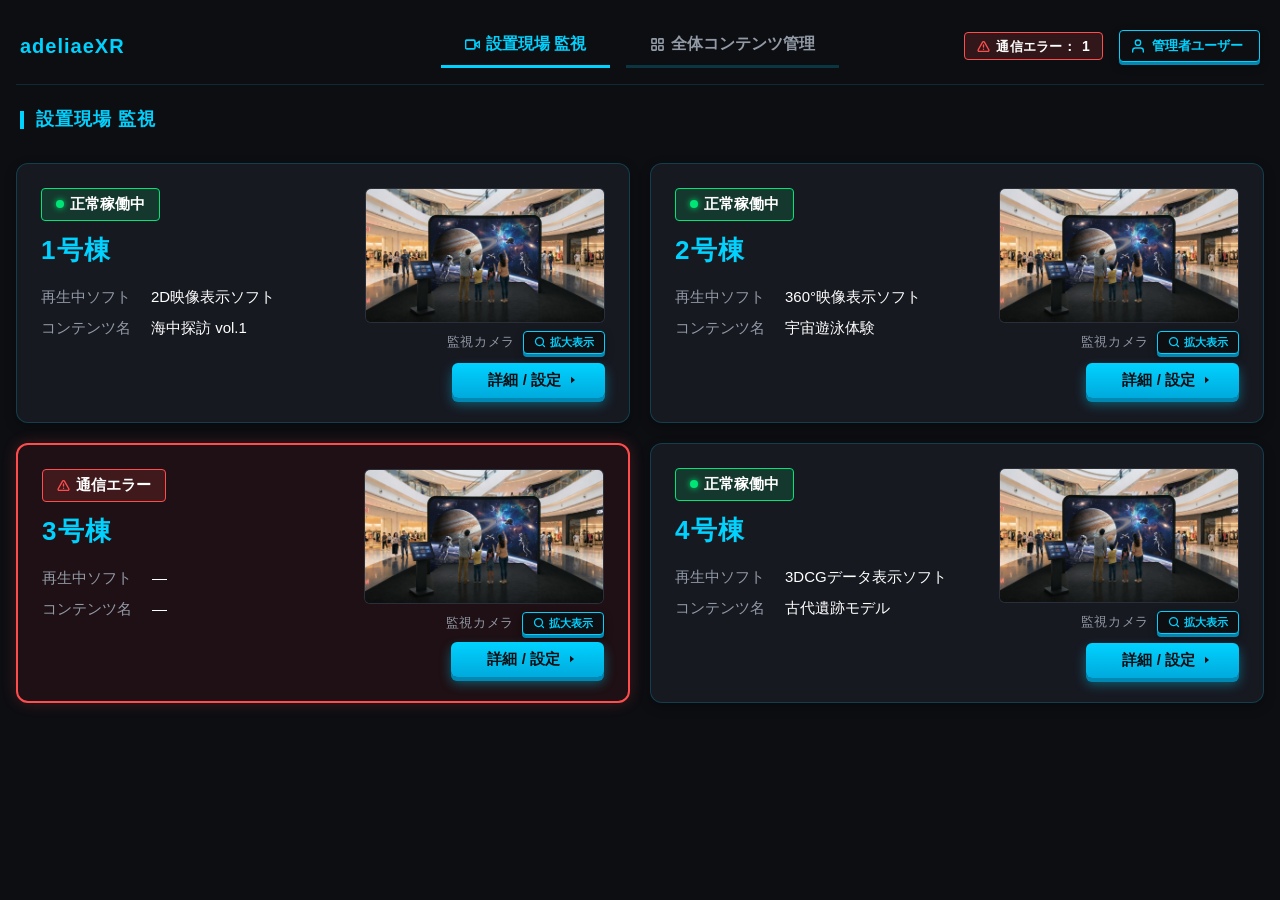
<file: distributor/index.html>
<!DOCTYPE html>
<html lang="ja">
<head>
  <meta charset="UTF-8">
  <meta name="viewport" content="width=device-width, initial-scale=1.0">
  <meta name="description" content="シアター監視・コンテンツ管理システム adeliaeXR Distributor の設置現場監視画面。各シアターの稼働状況やコンテンツ再生状態をリアルタイムに確認・管理できます。">
  <title>設置現場 監視一覧 | adeliaeXR Distributor</title>
  
  <!-- CSS定義のインポート -->
  <link rel="stylesheet" href="css/style.css">
  
  <!-- 共通Web Components定義のインポート (deferで非同期読み込み) -->
  <script src="js/components/app-header.js" defer></script>
  <script src="js/components/building-card.js" defer></script>
  <script src="js/components/detail-popup.js" defer></script>
  <script src="js/components/camera-zoom-popup.js" defer></script>
  
  <!-- メインアプリケーションロジック -->
  <script src="js/app.js" defer></script>
</head>
<body>
  <div class="app-container">
    <!-- 共通ヘッダーコンポーネント (アクティブタブ: 監視, アラートカウント: 1) -->
    <app-header active-tab="monitoring" alert-count="1" page-title="設置現場 監視"></app-header>
    
    <!-- メインコンテンツエリア -->
    <main class="main-content">
      <div class="buildings-grid">
        <!-- 1号棟 (正常稼働中) -->
        <building-card 
          id="1" 
          name="1号棟" 
          status="normal" 
          app-type="2D映像表示ソフト" 
          content-name="海中探訪 vol.1">
        </building-card>
        
        <!-- 2号棟 (正常稼働中) -->
        <building-card 
          id="2" 
          name="2号棟" 
          status="normal" 
          app-type="360°映像表示ソフト" 
          content-name="宇宙遊泳体験">
        </building-card>
        
        <!-- 3号棟 (通信エラー) -->
        <building-card 
          id="3" 
          name="3号棟" 
          status="error" 
          app-type="—" 
          content-name="—">
        </building-card>
        
        <!-- 4号棟 (正常稼働中) -->
        <building-card 
          id="4" 
          name="4号棟" 
          status="normal" 
          app-type="3DCGデータ表示ソフト" 
          content-name="古代遺跡モデル">
        </building-card>
      </div>
      
      <!-- 共通詳細/管理ポップアップコンポーネント (初期状態は非表示) -->
      <detail-popup></detail-popup>
      <camera-zoom-popup></camera-zoom-popup>
    </main>
  </div>
</body>
</html>
</file>
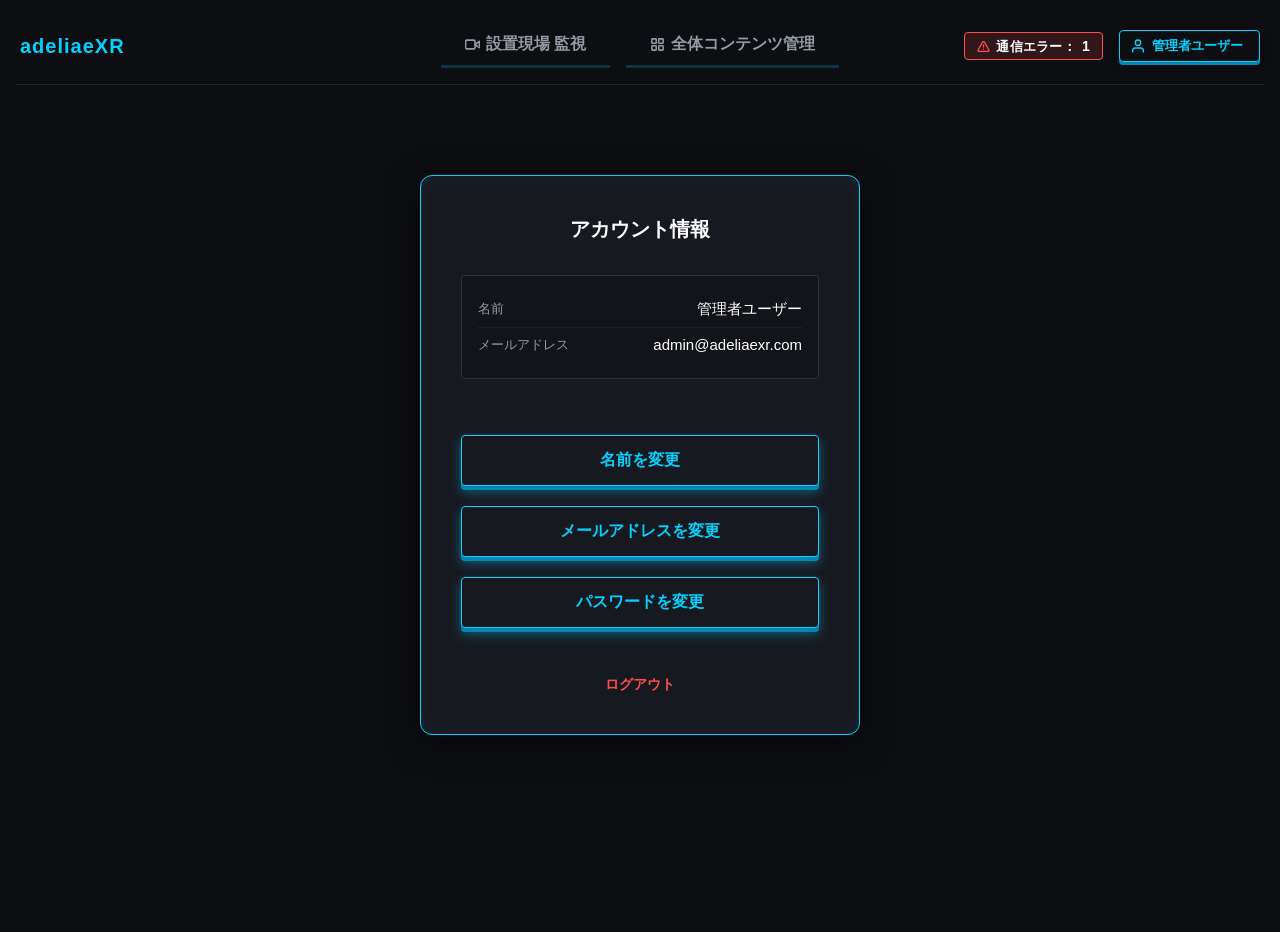
<file: distributor/account.html>
<!DOCTYPE html>
<html lang="ja">
<head>
  <meta charset="UTF-8">
  <meta name="viewport" content="width=device-width, initial-scale=1.0">
  <title>アカウント情報 | adeliaeXR</title>
  <link rel="stylesheet" href="css/style.css">
  <script src="js/components/app-header.js" defer></script>
  <script src="js/app.js" defer></script>
</head>
<body>
  <div class="app-container" style="min-height: 100vh; display: flex; flex-direction: column;">
    <app-header active-tab="none" alert-count="1" hide-title="true"></app-header>
    
    <main class="main-content" style="flex: 1; display: flex; justify-content: center; align-items: center;">
      <div class="auth-card" style="margin: 0; transform: translateY(-10%);">
        <div class="auth-header">
          <h1 class="auth-title">アカウント情報</h1>
        </div>
        
        <div class="account-info-group">
          <div class="account-info-row">
            <span class="account-info-label">名前</span>
            <span class="account-info-value" id="displayName">管理者ユーザー</span>
          </div>
          <div class="account-info-row">
            <span class="account-info-label">メールアドレス</span>
            <span class="account-info-value">admin@adeliaexr.com</span>
          </div>
        </div>
        
        <div style="display: flex; flex-direction: column; gap: 12px; margin-top: 8px;">
          <button id="openNameModalBtn" class="auth-btn" style="text-align: center; display: block; box-sizing: border-box; background: var(--bg-color-card); border: 1.5px solid var(--color-cyan); color: var(--text-color-cyan);">名前を変更</button>
          <button id="openEmailModalBtn" class="auth-btn" style="text-align: center; display: block; box-sizing: border-box; background: var(--bg-color-card); border: 1.5px solid var(--color-cyan); color: var(--text-color-cyan);">メールアドレスを変更</button>
          <button id="openPasswordModalBtn" class="auth-btn" style="text-align: center; display: block; box-sizing: border-box; background: var(--bg-color-card); border: 1.5px solid var(--color-cyan); color: var(--text-color-cyan);">パスワードを変更</button>
        </div>
        
        <div class="auth-links" style="margin-top: 24px;">
          <a href="login.html" class="auth-link" style="color: var(--color-status-red); font-weight: bold;">ログアウト</a>
        </div>
      </div>
    </main>

    <!-- 名前変更モーダル -->
    <div class="video-select-modal" id="nameChangeModal" style="display: none;">
      <div class="popup-overlay" id="nameModalOverlay"></div>
      <div class="video-select-wrapper" style="max-width: 440px; height: auto;">
        <div class="video-select-header">
          <div class="video-select-title">名前を変更</div>
          <button class="vmodal-close-btn" id="nameModalCloseBtn">&times;</button>
        </div>
        <div style="padding: 24px; display: flex; flex-direction: column; gap: 24px;">
          <div class="auth-form-group">
            <label class="auth-label" for="new-name">新しい名前</label>
            <input type="text" id="new-name" class="auth-input" placeholder="山田 太郎" required>
          </div>
        </div>
        <div class="vmodal-footer" style="justify-content: center;">
          <div style="display: flex; gap: 8px;">
            <button class="add-category-btn vmodal-cancel-btn" id="nameModalCancelBtn" style="padding: 8px 16px; font-size: 14px;">キャンセル</button>
            <button class="new-register-btn" id="saveNameBtn" style="padding: 8px 24px; font-size: 14px;">変更を保存する</button>
          </div>
        </div>
      </div>
    </div>

    <!-- メールアドレス変更モーダル -->
    <div class="video-select-modal" id="emailChangeModal" style="display: none;">
      <div class="popup-overlay" id="emailModalOverlay"></div>
      <div class="video-select-wrapper" style="max-width: 440px; height: auto;">
        <div class="video-select-header">
          <div class="video-select-title">メールアドレス変更</div>
          <button class="vmodal-close-btn" id="emailModalCloseBtn">&times;</button>
        </div>
        <div style="padding: 24px; display: flex; flex-direction: column; gap: 24px;">
          <div class="auth-form-group">
            <label class="auth-label" for="new-email">新しいメールアドレス</label>
            <input type="email" id="new-email" class="auth-input" placeholder="new@adeliaexr.com" required>
          </div>
        </div>
        <div class="vmodal-footer" style="justify-content: center;">
          <div style="display: flex; gap: 8px;">
            <button class="add-category-btn vmodal-cancel-btn" id="emailModalCancelBtn" style="padding: 8px 16px; font-size: 14px;">キャンセル</button>
            <button class="new-register-btn" id="saveEmailBtn" style="padding: 8px 24px; font-size: 14px;">変更を保存する</button>
          </div>
        </div>
      </div>
    </div>

    <!-- パスワード変更モーダル -->
    <div class="video-select-modal" id="passwordChangeModal" style="display: none;">
      <div class="popup-overlay" id="passwordModalOverlay"></div>
      <div class="video-select-wrapper" style="max-width: 440px; height: auto;">
        <div class="video-select-header">
          <div class="video-select-title">パスワード変更</div>
          <button class="vmodal-close-btn" id="passwordModalCloseBtn">&times;</button>
        </div>
        <div style="padding: 24px; display: flex; flex-direction: column; gap: 24px;">
          <div class="auth-form-group">
            <label class="auth-label" for="current-password">現在のパスワード</label>
            <input type="password" id="current-password" class="auth-input" placeholder="••••••••" required>
          </div>
          <div class="auth-form-group">
            <label class="auth-label" for="new-password">新しいパスワード</label>
            <input type="password" id="new-password" class="auth-input" placeholder="••••••••" required>
          </div>
          <div class="auth-form-group">
            <label class="auth-label" for="confirm-password">新しいパスワード（確認）</label>
            <input type="password" id="confirm-password" class="auth-input" placeholder="••••••••" required>
          </div>
        </div>
        <div class="vmodal-footer" style="justify-content: center;">
          <div style="display: flex; gap: 8px;">
            <button class="add-category-btn vmodal-cancel-btn" id="passwordModalCancelBtn" style="padding: 8px 16px; font-size: 14px;">キャンセル</button>
            <button class="new-register-btn" id="savePasswordBtn" style="padding: 8px 24px; font-size: 14px;">変更を保存する</button>
          </div>
        </div>
      </div>
    </div>
  </div>

  <script>
    // モーダル制御スクリプト
    document.addEventListener('DOMContentLoaded', () => {
      const nameModal = document.getElementById('nameChangeModal');
      const emailModal = document.getElementById('emailChangeModal');
      const passwordModal = document.getElementById('passwordChangeModal');
      
      const openNameBtn = document.getElementById('openNameModalBtn');
      const openEmailBtn = document.getElementById('openEmailModalBtn');
      const openPasswordBtn = document.getElementById('openPasswordModalBtn');
      
      const nameCloseBtn = document.getElementById('nameModalCloseBtn');
      const nameCancelBtn = document.getElementById('nameModalCancelBtn');
      const nameOverlay = document.getElementById('nameModalOverlay');
      const saveNameBtn = document.getElementById('saveNameBtn');

      const emailCloseBtn = document.getElementById('emailModalCloseBtn');
      const emailCancelBtn = document.getElementById('emailModalCancelBtn');
      const emailOverlay = document.getElementById('emailModalOverlay');
      const saveEmailBtn = document.getElementById('saveEmailBtn');
      
      const passwordCloseBtn = document.getElementById('passwordModalCloseBtn');
      const passwordCancelBtn = document.getElementById('passwordModalCancelBtn');
      const passwordOverlay = document.getElementById('passwordModalOverlay');
      const savePasswordBtn = document.getElementById('savePasswordBtn');

      const closeAllModals = () => {
        nameModal.style.display = 'none';
        emailModal.style.display = 'none';
        passwordModal.style.display = 'none';
      };

      // Name Modal
      openNameBtn.addEventListener('click', () => {
        nameModal.style.display = 'flex';
        document.getElementById('new-name').value = document.getElementById('displayName').textContent;
      });
      [nameCloseBtn, nameCancelBtn, nameOverlay].forEach(el => {
        if(el) el.addEventListener('click', closeAllModals);
      });
      saveNameBtn.addEventListener('click', () => {
        const newName = document.getElementById('new-name').value;
        if(newName) {
          document.getElementById('displayName').textContent = newName;
          
          // ヘッダーのアカウント名も更新する
          const headerAccountName = document.querySelector('.header-account-name');
          if(headerAccountName) {
            headerAccountName.textContent = newName;
          }
          
          alert('名前を変更しました。');
          closeAllModals();
        }
      });

      // Email Modal
      openEmailBtn.addEventListener('click', () => {
        emailModal.style.display = 'flex';
      });
      [emailCloseBtn, emailCancelBtn, emailOverlay].forEach(el => {
        if(el) el.addEventListener('click', closeAllModals);
      });
      saveEmailBtn.addEventListener('click', () => {
        alert('メールアドレスを変更しました。');
        closeAllModals();
      });

      // Password Modal
      openPasswordBtn.addEventListener('click', () => {
        passwordModal.style.display = 'flex';
      });
      [passwordCloseBtn, passwordCancelBtn, passwordOverlay].forEach(el => {
        if(el) el.addEventListener('click', closeAllModals);
      });
      savePasswordBtn.addEventListener('click', () => {
        alert('パスワードを変更しました。');
        closeAllModals();
      });
    });
  </script>
</body>
</html>
</file>
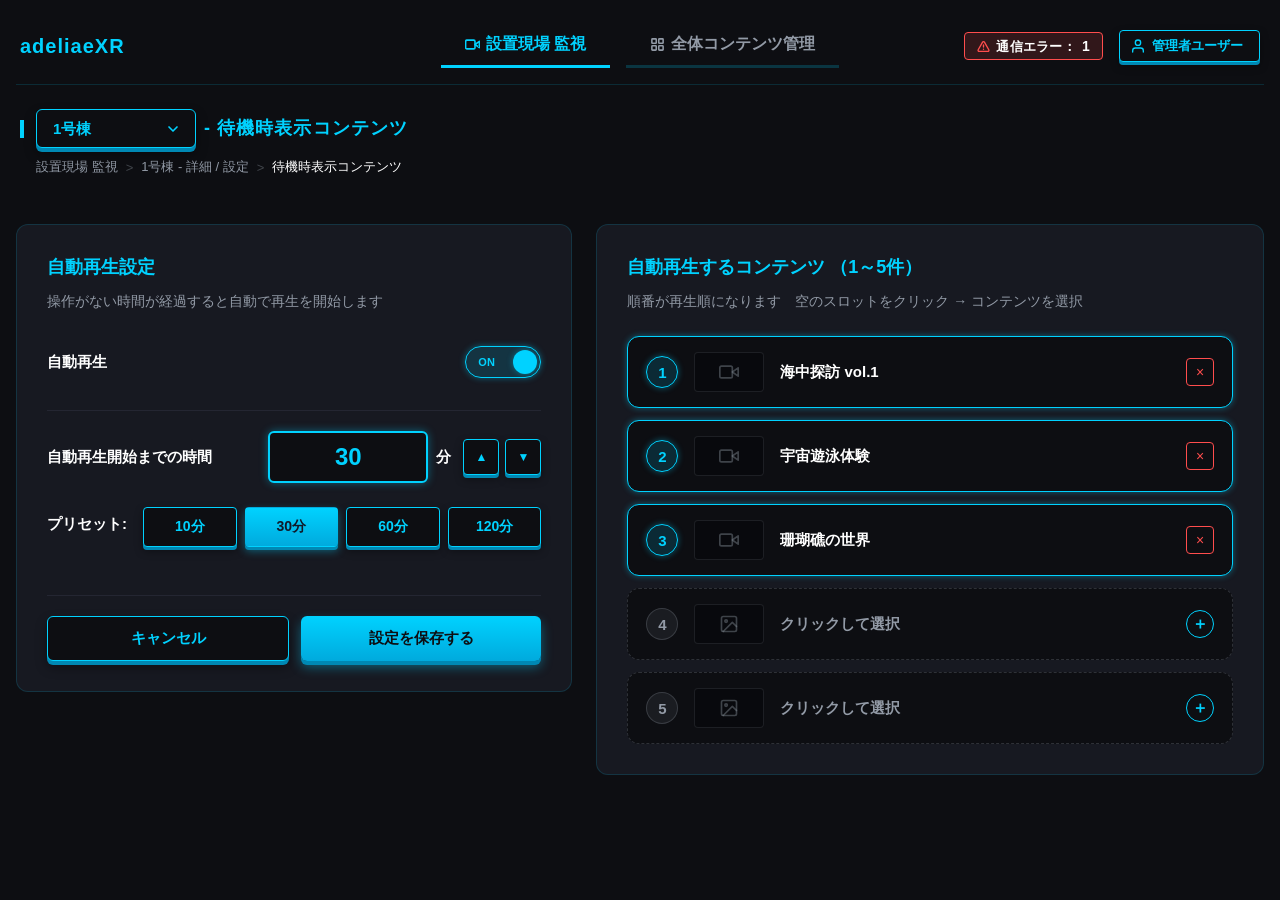
<file: distributor/autoplay.html>
<!DOCTYPE html>
<html lang="ja">
<head>
  <meta charset="UTF-8">
  <meta name="viewport" content="width=device-width, initial-scale=1.0">
  <meta name="description" content="コンテンツ管理システム adeliaeXR Distributor の待機時表示コンテンツ設定画面。">
  <title>待機時表示コンテンツ | adeliaeXR Distributor</title>
  
  <!-- CSS定義のインポート -->
  <link rel="stylesheet" href="css/style.css">
  
  <!-- 共通Web Components定義 of インポート -->
  <script src="js/components/app-header.js" defer></script>
  
  <!-- メインアプリケーションロジック -->
  <script src="js/app.js" defer></script>
</head>
<body>
  <div class="app-container">
    <!-- 共通ヘッダー -->
    <app-header active-tab="monitoring" alert-count="1" page-title="1号棟 - 待機時表示コンテンツ" breadcrumbs='[{"name": "設置現場 監視", "url": "index.html"}, {"name": "1号棟 - 詳細 / 設定", "url": "manage.html?id=1"}, {"name": "待機時表示コンテンツ"}]' building-id="1"></app-header>
    
    <!-- メインコンテンツ -->
    <main class="main-content">
      <!-- 余白調整のためのスペースのみ残す、または削除 -->

      <!-- 左右2カラムレイアウト -->
      <div class="autoplay-columns-wrapper">
        
        <!-- 左側：自動再生設定 -->
        <div class="autoplay-panel">
          <div class="autoplay-title">自動再生設定</div>

          <!-- 注意文言 -->
          <div class="autoplay-desc">
            操作がない時間が経過すると自動で再生を開始します
          </div>

          <!-- 自動再生スイッチ -->
          <div class="autoplay-setting-item" style="margin-top: 10px; margin-bottom: 8px;">
            <span class="autoplay-setting-label">自動再生</span>
            <div class="toggle-switch-wrapper">
              <div class="toggle-switch on" id="autoplayToggle">
                <div class="toggle-handle"></div>
              </div>
            </div>
          </div>

          <!-- オフ時警告メッセージ -->
          <div id="autoplayDisabledWarning" style="display: none; font-size: 13px; color: var(--color-status-red); font-weight: bold; margin-top: 4px; margin-bottom: 16px; line-height: 1.5;">
            ※現在、自動再生機能はオフです。設定を変更しても自動再生は行われません。
          </div>

          <!-- 待機時間調整 -->
          <div class="autoplay-setting-item" style="border-top: 1px solid rgba(143, 160, 192, 0.1); padding-top: 20px;">
            <span class="autoplay-setting-label">自動再生開始までの時間</span>
            <div class="wait-time-control">
              <div class="wait-time-input-wrapper">
                <input type="text" class="wait-time-input" id="waitTimeInput" value="30">
                <span class="wait-time-unit">分</span>
              </div>
              <div class="spin-buttons">
                <button class="spin-btn" id="spinUpBtn">▲</button>
                <button class="spin-btn" id="spinDownBtn">▼</button>
              </div>
            </div>
          </div>


          <div class="autoplay-setting-item">
            <span class="autoplay-setting-label" style="align-self: flex-start; margin-top: 8px;">プリセット:</span>
            <div class="presets-grid">
              <button class="preset-btn" data-value="10">10分</button>
              <button class="preset-btn active" data-value="30">30分</button>
              <button class="preset-btn" data-value="60">60分</button>
              <button class="preset-btn" data-value="120">120分</button>
            </div>
          </div>

          <!-- ボタンエリア -->
          <div style="display: flex; gap: 12px; margin-top: 24px; border-top: 1px solid rgba(143, 160, 192, 0.1); padding-top: 20px;">
            <button class="add-category-btn" id="backToManageBtn" style="flex: 1; margin: 0; padding: 12px 16px;">キャンセル</button>
            <button class="new-register-btn" id="saveAutoplayBtn" style="flex: 1; margin: 0; padding: 12px 16px;">
              設定を保存する
            </button>
          </div>
        </div>

        <!-- 右側：再生コンテンツスロット -->
        <div class="autoplay-panel">
          <div class="autoplay-title" id="slotsPanelTitle">自動再生するコンテンツ （1～5件）</div>
          <div class="autoplay-desc">順番が再生順になります　空のスロットをクリック → コンテンツを選択</div>

          <div class="slots-container" id="slotsContainer">
            <!-- js/app.js からスロットが動的描画されます -->
          </div>
        </div>
      </div>
    </main>

    <!-- コンテンツ選択モーダル（空スロットクリック時に立ち上がる大型ポップアップ） -->
    <div class="video-select-modal" id="videoSelectModal">
      <!-- 暗幕 -->
      <div class="popup-overlay" id="modalOverlay"></div>
      <div class="video-select-wrapper">
        <!-- ヘッダー: タイトル + 閉じるボタン -->
        <div class="video-select-header">
          <div class="video-select-title" id="modalTitle">コンテンツを選択　（スロット 1 に追加）</div>
          <button class="vmodal-close-btn" id="modalCloseBtn">&times;</button>
        </div>
        <!-- カテゴリタブ -->
        <div class="content-tabs" id="modalCategoryTabs" style="margin: 16px 24px 0 24px; padding-bottom: 4px;">
          <!-- js/app.js から動的生成 -->
        </div>
        <!-- コンテンツグリッド -->
        <div class="vmodal-grid" id="modalVideoGrid">
          <!-- js/app.js から動的生成 -->
        </div>

      </div>
    </div>

  </div>

  <!-- 保存進捗モーダル (初期非表示) -->
  <div id="saveProgressModal" style="display: none; position: fixed; top: 0; left: 0; width: 100vw; height: 100vh; background-color: rgba(0, 0, 0, 0.7); z-index: 9999; justify-content: center; align-items: center; backdrop-filter: blur(4px);">
    <div style="background-color: var(--bg-color-card); border: 1.5px solid var(--color-cyan); border-radius: var(--border-radius-large); padding: 40px; display: flex; flex-direction: column; align-items: center; gap: 24px; min-width: 320px; box-shadow: 0 10px 40px rgba(0,0,0,0.8), inset 0 0 30px rgba(0, 210, 255, 0.05);">
      
      <style>
        @keyframes saveSpinnerSpin {
          0% { transform: rotate(0deg); }
          100% { transform: rotate(360deg); }
        }
        .save-spinner {
          width: 40px;
          height: 40px;
          border: 4px solid rgba(0, 210, 255, 0.15);
          border-top: 4px solid var(--color-cyan);
          border-radius: 50%;
          animation: saveSpinnerSpin 1s linear infinite;
        }
      </style>

      <!-- アイコンエリア -->
      <div id="saveProgressIcon" style="width: 64px; height: 64px; display: flex; align-items: center; justify-content: center;">
        <div class="save-spinner"></div>
      </div>

      <!-- テキスト表示 -->
      <div id="saveProgressStatus" style="font-size: 18px; font-weight: bold; color: var(--color-cyan); min-height: 27px;">設定を保存中...</div>
      <div id="saveProgressDesc" style="font-size: 13px; color: var(--text-color-secondary); line-height: 1.5;">
        <span style="white-space: nowrap;">しばらくお待ちください。</span>
      </div>

      <!-- 閉じるボタン (完了時のみ表示) -->
      <button class="new-register-btn" id="saveProgressCloseBtn" style="display: none; width: auto; min-width: 140px; margin: 0;">OK</button>
    </div>
  </div>
</body>
</html>
</file>
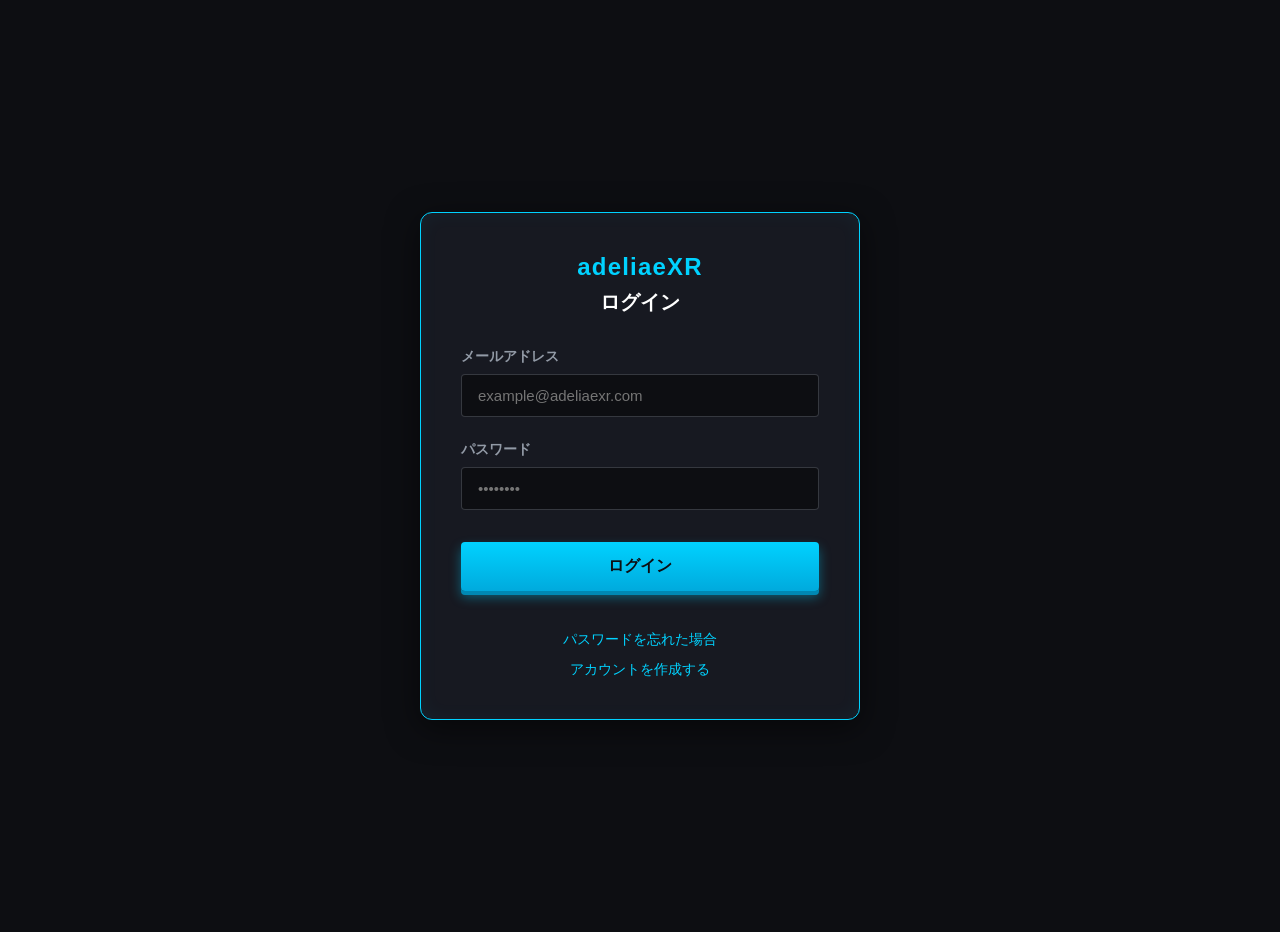
<file: distributor/login.html>
<!DOCTYPE html>
<html lang="ja">
<head>
  <meta charset="UTF-8">
  <meta name="viewport" content="width=device-width, initial-scale=1.0">
  <title>ログイン | adeliaeXR</title>
  <link rel="stylesheet" href="css/style.css">
</head>
<body>
  <div class="auth-wrapper">
    <div class="auth-card">
      <div class="auth-header">
        <span class="auth-logo">adeliaeXR</span>
        <h1 class="auth-title">ログイン</h1>
      </div>
      
      <form action="index.html" method="GET" style="display: flex; flex-direction: column; gap: 24px;">
        <div class="auth-form-group">
          <label class="auth-label" for="email">メールアドレス</label>
          <input type="email" id="email" class="auth-input" placeholder="example@adeliaexr.com" required>
        </div>
        
        <div class="auth-form-group">
          <label class="auth-label" for="password">パスワード</label>
          <input type="password" id="password" class="auth-input" placeholder="••••••••" required>
        </div>
        
        <button type="submit" class="auth-btn">ログイン</button>
      </form>
      
      <div class="auth-links">
        <a href="password-reset.html" class="auth-link">パスワードを忘れた場合</a>
        <a href="register.html" class="auth-link">アカウントを作成する</a>
      </div>
    </div>
  </div>
</body>
</html>
</file>
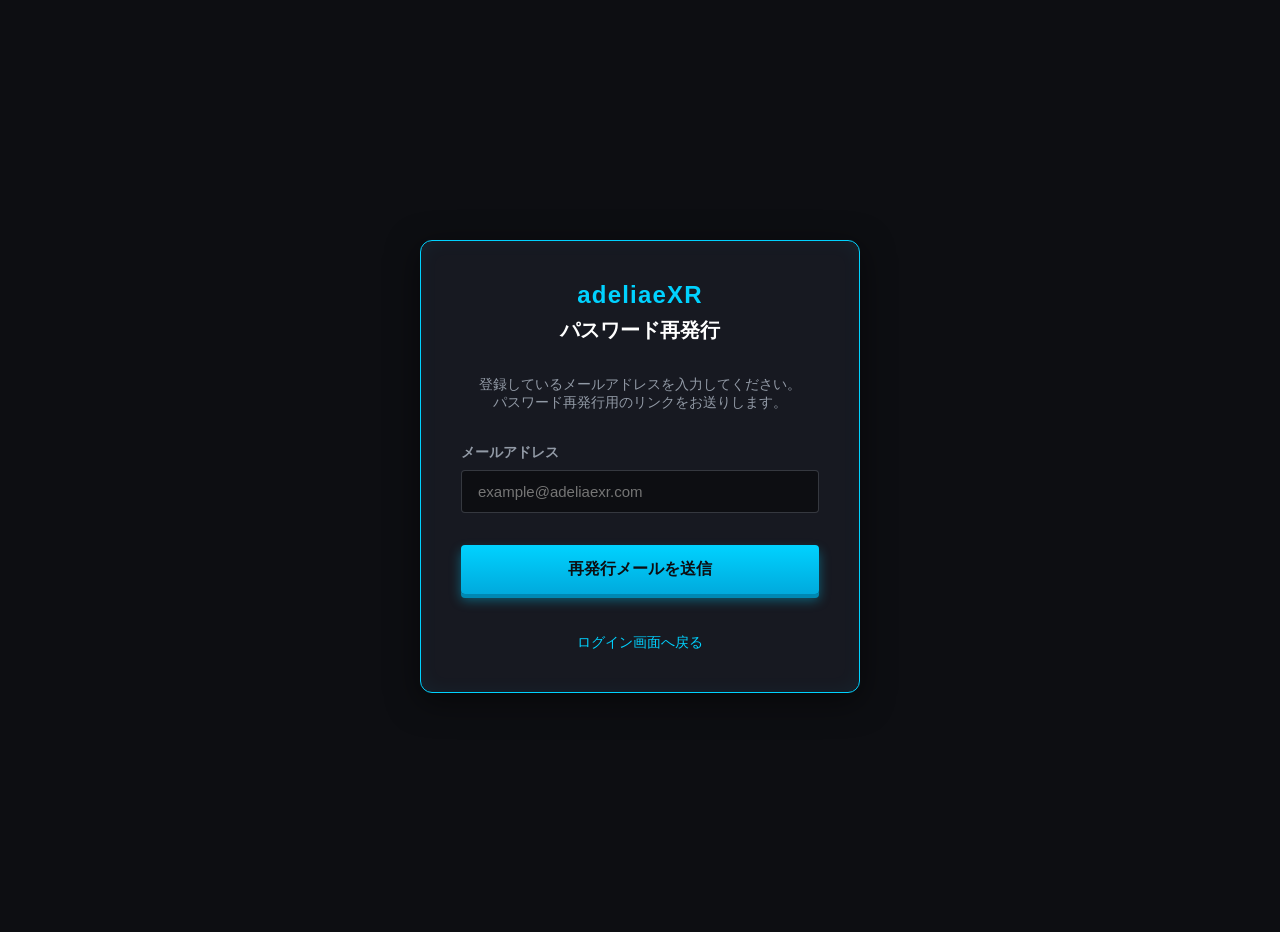
<file: distributor/password-reset.html>
<!DOCTYPE html>
<html lang="ja">
<head>
  <meta charset="UTF-8">
  <meta name="viewport" content="width=device-width, initial-scale=1.0">
  <title>パスワード再発行 | adeliaeXR</title>
  <link rel="stylesheet" href="css/style.css">
</head>
<body>
  <div class="auth-wrapper">
    <div class="auth-card">
      <div class="auth-header">
        <span class="auth-logo">adeliaeXR</span>
        <h1 class="auth-title">パスワード再発行</h1>
      </div>
      
      <p style="color: var(--text-color-secondary); font-size: 14px; text-align: center; margin-bottom: 8px;">
        登録しているメールアドレスを入力してください。<br>パスワード再発行用のリンクをお送りします。
      </p>
      
      <form action="login.html" method="GET" style="display: flex; flex-direction: column; gap: 24px;">
        <div class="auth-form-group">
          <label class="auth-label" for="email">メールアドレス</label>
          <input type="email" id="email" class="auth-input" placeholder="example@adeliaexr.com" required>
        </div>
        
        <button type="submit" class="auth-btn">再発行メールを送信</button>
      </form>
      
      <div class="auth-links">
        <a href="login.html" class="auth-link">ログイン画面へ戻る</a>
      </div>
    </div>
  </div>
</body>
</html>
</file>
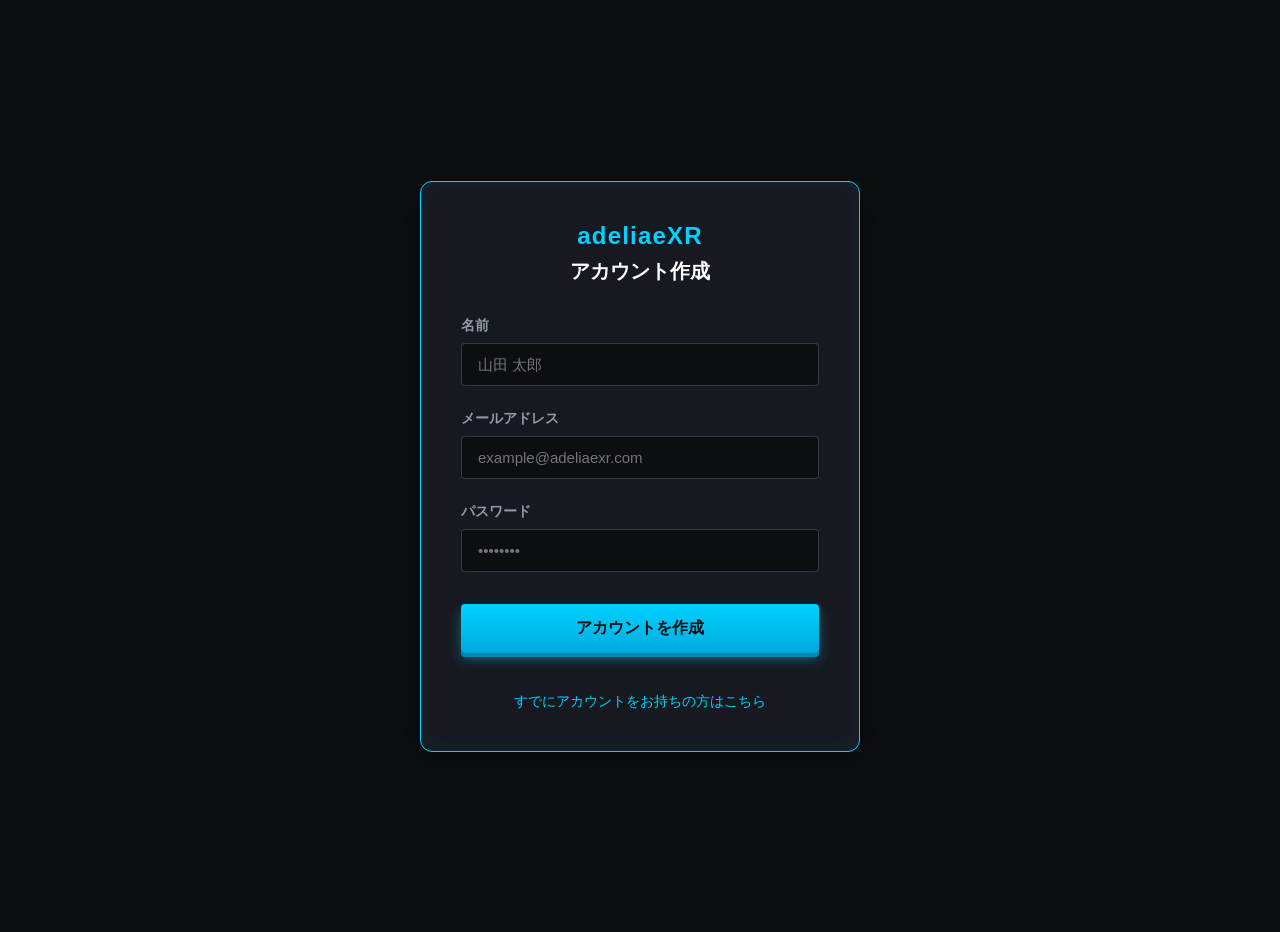
<file: distributor/register.html>
<!DOCTYPE html>
<html lang="ja">
<head>
  <meta charset="UTF-8">
  <meta name="viewport" content="width=device-width, initial-scale=1.0">
  <title>アカウント作成 | adeliaeXR</title>
  <link rel="stylesheet" href="css/style.css">
</head>
<body>
  <div class="auth-wrapper">
    <div class="auth-card">
      <div class="auth-header">
        <span class="auth-logo">adeliaeXR</span>
        <h1 class="auth-title">アカウント作成</h1>
      </div>
      
      <form action="index.html" method="GET" style="display: flex; flex-direction: column; gap: 24px;">
        <div class="auth-form-group">
          <label class="auth-label" for="name">名前</label>
          <input type="text" id="name" class="auth-input" placeholder="山田 太郎" required>
        </div>
        
        <div class="auth-form-group">
          <label class="auth-label" for="email">メールアドレス</label>
          <input type="email" id="email" class="auth-input" placeholder="example@adeliaexr.com" required>
        </div>
        
        <div class="auth-form-group">
          <label class="auth-label" for="password">パスワード</label>
          <input type="password" id="password" class="auth-input" placeholder="••••••••" required>
        </div>
        
        <button type="submit" class="auth-btn">アカウントを作成</button>
      </form>
      
      <div class="auth-links">
        <a href="login.html" class="auth-link">すでにアカウントをお持ちの方はこちら</a>
      </div>
    </div>
  </div>
</body>
</html>
</file>
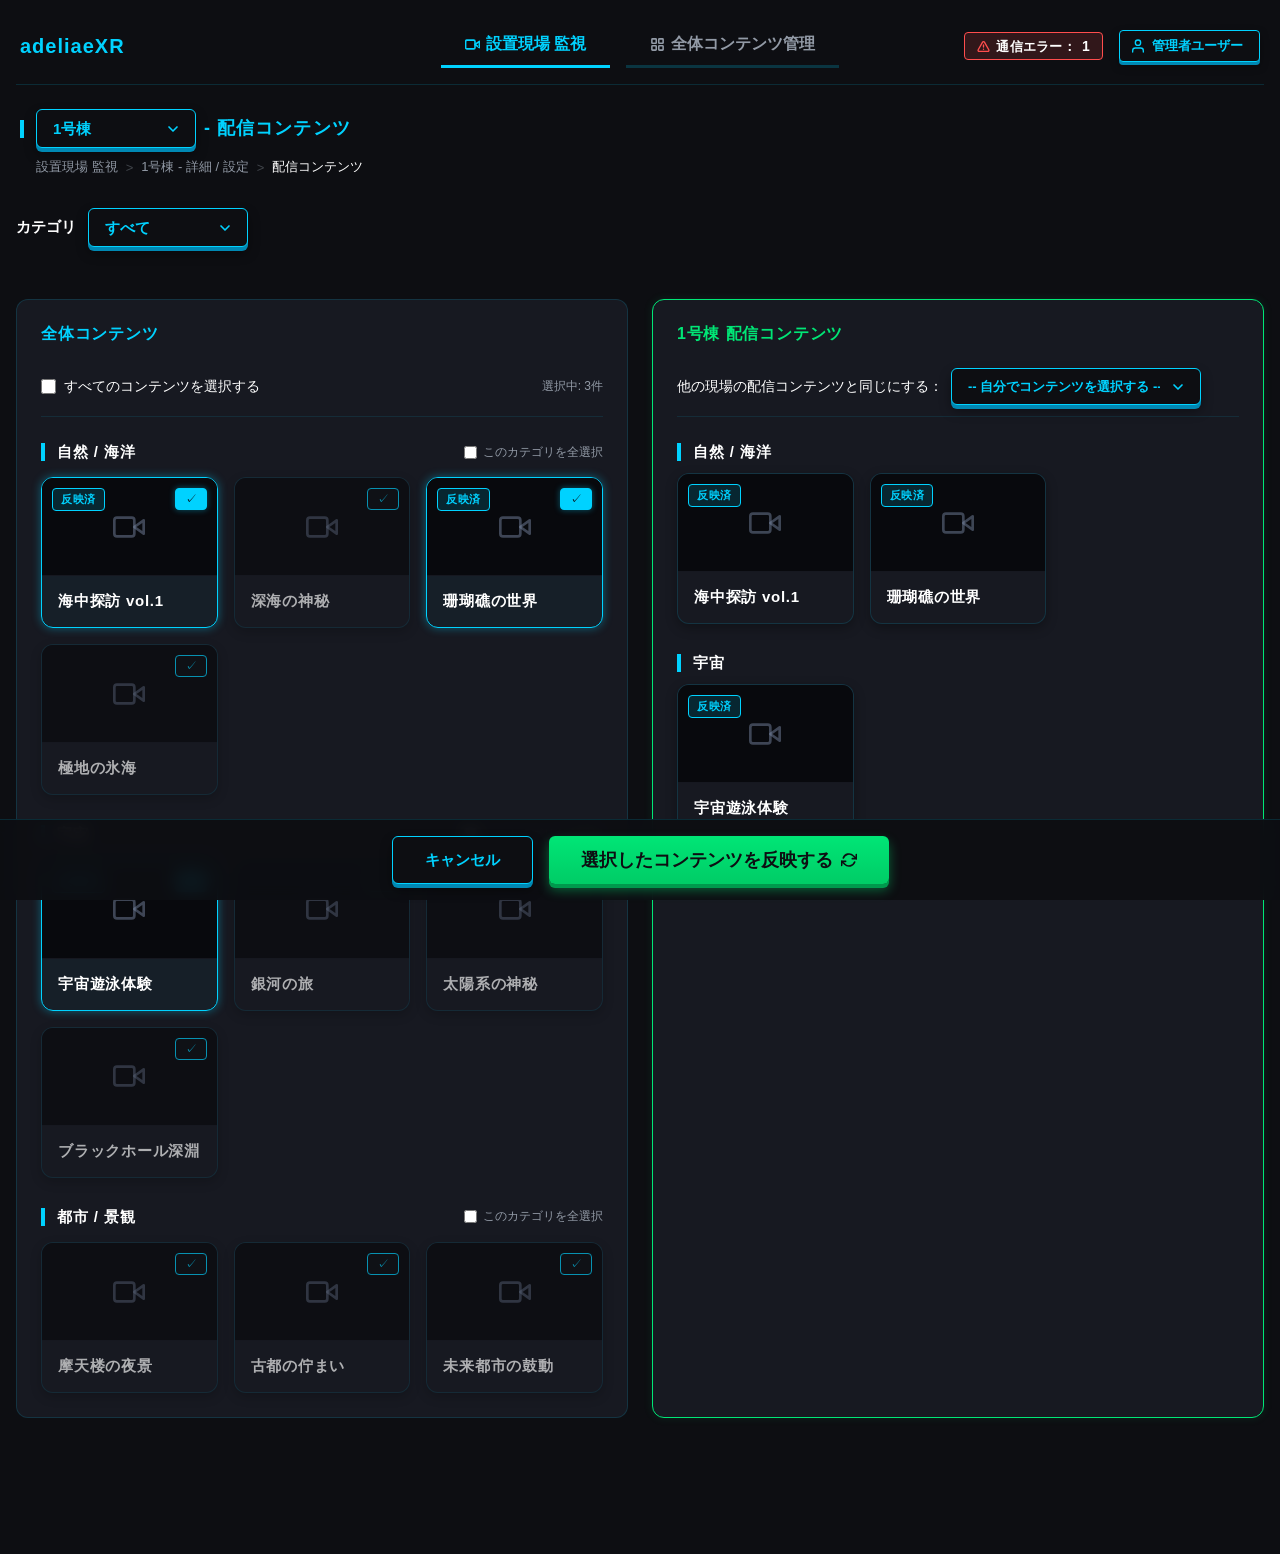
<file: distributor/sync.html>
<!DOCTYPE html>
<html lang="ja">
<head>
  <meta charset="UTF-8">
  <meta name="viewport" content="width=device-width, initial-scale=1.0">
  <meta name="description" content="コンテンツ管理システム adeliaeXR Distributor の同期設定画面。管理PCに登録されているコンテンツを選択し、現場機器と同期します。">
  <title>配信コンテンツ | adeliaeXR Distributor</title>
  
  <!-- CSS定義のインポート -->
  <link rel="stylesheet" href="css/style.css">
  
  <!-- 共通Web Components定義のインポート -->
  <script src="js/components/app-header.js" defer></script>
  
  <!-- メインアプリケーションロジック -->
  <script src="js/app.js" defer></script>
</head>
<body>
  <div class="app-container">
    <!-- 共通ヘッダーコンポーネント (ページロード時にタイトルを動的に書き換えます) -->
    <app-header active-tab="monitoring" alert-count="1" page-title="1号棟 - 配信コンテンツ" breadcrumbs='[{"name": "設置現場 監視", "url": "index.html"}, {"name": "1号棟 - 詳細 / 設定", "url": "manage.html?id=1"}, {"name": "配信コンテンツ"}]' building-id="1"></app-header>
    
    <!-- メインコンテンツエリア -->
    <main class="main-content">
      <!-- 上部フィルターバー (カテゴリタブ化) -->
      <div class="content-tabs" id="syncCategoryTabs" style="margin-bottom: 24px; width: 100%;">
        <!-- タブボタンは js/app.js から動的に生成されます -->
      </div>

      <!-- 左右スプリットパネル -->
      <div class="sync-panels-wrapper">
        <!-- 左側：管理PC（シアン枠） -->
        <div class="sync-panel panel-pc">
          <div class="panel-header-title" style="margin-bottom: 12px;">全体コンテンツ</div>
          
          <!-- 全選択コントロール行 -->
          <div class="sync-bulk-control" style="display: flex; align-items: center; justify-content: space-between; margin-bottom: 20px; height: 60px; box-sizing: border-box; border-bottom: 1px solid rgba(0, 210, 255, 0.1);">
            <label style="margin: 0; cursor: pointer; display: inline-flex; align-items: center; gap: 8px;">
              <input type="checkbox" id="selectAllMovies" style="cursor: pointer; accent-color: var(--color-cyan); width: 15px; height: 15px; margin: 0;">
              <span style="color: var(--text-color-primary); font-size: 14px; user-select: none;">すべてのコンテンツを選択する</span>
            </label>
            <span id="selectAllMoviesStatus" style="font-size: 12px; color: var(--text-color-secondary);">選択中: 0件</span>
          </div>

          <!-- PC側コンテンツカテゴリコンテナ -->
          <div id="pcMoviesContainer" style="display: flex; flex-direction: column; gap: 24px;">
            <!-- js/app.js から描画されます -->
          </div>
        </div>

        <!-- 右側：号棟側（グリーン枠） -->
        <div class="sync-panel panel-device" id="devicePanel">
          <div class="panel-header-title" id="devicePanelTitle" style="margin-bottom: 12px;">1号棟 配信コンテンツ</div>
          
          <!-- 他の設置現場との同期設定 -->
          <div class="sync-source-control" style="display: flex; align-items: center; justify-content: space-between; margin-bottom: 20px; height: 60px; box-sizing: border-box; border-bottom: 1px solid rgba(0, 210, 255, 0.1);">
            <div style="display: flex; align-items: center; gap: 8px; width: 100%;">
              <label style="color: var(--text-color-primary); font-size: 14px; user-select: none; white-space: nowrap;">他の現場の配信コンテンツと同じにする：</label>
              <select class="category-filter-select" id="syncSourceSelect" style="width: auto; flex: 1; max-width: 250px; font-size: 13px; margin: 0; min-width: auto; padding: 10px 40px 10px 16px;">
                <option value="none">-- 自分でコンテンツを選択する --</option>
                <!-- 他の号棟は js/app.js で動的に生成 -->
              </select>
            </div>
          </div>

          <!-- 機器側コンテンツカテゴリコンテナ -->
          <div id="deviceMoviesContainer" style="display: flex; flex-direction: column; gap: 24px;">
            <!-- js/app.js から描画されます -->
          </div>
        </div>
      </div>

      <!-- 下部同期実行・キャンセルボタン -->
      <div class="sync-execute-container" style="display: flex; justify-content: center; gap: 16px;">
        <button class="add-category-btn" id="syncCancelBtn" style="margin: 0; padding: 12px 32px;">キャンセル</button>
        <button class="sync-execute-btn" id="syncExecuteBtn" style="margin: 0; padding: 12px 32px; width: auto; max-width: none; letter-spacing: normal; display: inline-flex; align-items: center; gap: 8px; justify-content: center;">
          選択したコンテンツを反映する
          <svg width="16" height="16" viewBox="0 0 24 24" fill="none" stroke="currentColor" stroke-width="2.5" stroke-linecap="round" stroke-linejoin="round">
            <path d="M23 4v6h-6M1 20v-6h6"/>
            <path d="M3.51 9a9 9 0 0 1 14.85-3.36L23 10M1 14l4.64 4.36A9 9 0 0 0 20.49 15"/>
          </svg>
        </button>
      </div>
    </main>
  </div>

  <!-- 反映中・完了ポップアップ -->
  <div class="sync-progress-modal" id="syncProgressModal" style="display: none; position: fixed; top: 0; left: 0; width: 100%; height: 100%; z-index: 2000; align-items: center; justify-content: center;">
    <!-- 暗幕 -->
    <div class="popup-overlay" style="position: absolute; top: 0; left: 0; width: 100%; height: 100%; background-color: rgba(0, 0, 0, 0.75); backdrop-filter: blur(4px); z-index: 1;"></div>
    <div class="sync-progress-wrapper" style="position: relative; z-index: 2; width: 90%; max-width: 400px; background-color: var(--bg-color-card); border: 1.5px solid var(--color-status-green); border-radius: var(--border-radius-large); padding: 32px 24px; box-shadow: 0 8px 32px rgba(0,0,0,0.5); display: flex; flex-direction: column; align-items: center; text-align: center; gap: 20px;">
      
      <style>
        @keyframes syncSpinnerSpin {
          0% { transform: rotate(0deg); }
          100% { transform: rotate(360deg); }
        }
        .sync-spinner {
          width: 40px;
          height: 40px;
          border: 4px solid rgba(0, 230, 118, 0.15);
          border-top: 4px solid var(--color-status-green);
          border-radius: 50%;
          animation: syncSpinnerSpin 1s linear infinite;
        }
      </style>

      <!-- アイコンエリア -->
      <div id="syncProgressIcon" style="width: 64px; height: 64px; display: flex; align-items: center; justify-content: center;">
        <div class="sync-spinner"></div>
      </div>

      <!-- テキスト表示 -->
      <div id="syncProgressStatus" style="font-size: 18px; font-weight: bold; color: var(--color-status-green); min-height: 27px;">コンテンツを反映中...</div>
      <div id="syncProgressDesc" style="font-size: 13px; color: var(--text-color-secondary); line-height: 1.5;">
        <span style="white-space: nowrap;">しばらくお待ちください。</span>
      </div>

      <!-- 閉じるボタン (完了時のみ表示) -->
      <button class="btn-status-green" id="syncProgressCloseBtn" style="display: none; width: auto; min-width: 140px; margin: 0;">OK</button>
    </div>
  </div>
</body>
</html>
</file>
<file: distributor/css/style.css>
@import url('variables.css');

* {
  box-sizing: border-box;
  margin: 0;
  padding: 0;
}

body {
  background-color: var(--bg-color-main);
  color: var(--text-color-primary);
  font-family: var(--font-family);
  min-height: 100vh;
  padding: 16px;
  overflow-x: hidden;
  display: flex;
  flex-direction: column;
}

/* アプリ全体のコンテナ */
.app-container {
  width: 100%;
  max-width: 1400px;
  margin: 0 auto;
  display: flex;
  flex-direction: column;
  gap: 20px;
  flex: 1;
}

/* メインコンテンツエリア */
.main-content {
  flex: 1;
  display: flex;
  flex-direction: column;
  gap: 20px;
}

/* 棟一覧のグリッドレイアウト */
.buildings-grid {
  display: grid;
  grid-template-columns: repeat(2, 1fr);
  gap: 20px;
  width: 100%;
}

@media (max-width: 900px) {
  .buildings-grid {
    grid-template-columns: 1fr;
  }
}

/* 共通ユーティリティ */
.glow-effect {
  box-shadow: 0 0 10px var(--color-cyan-glow);
}

.text-cyan {
  color: var(--text-color-cyan);
}

.text-orange {
  color: var(--text-color-orange);
}

/* コンテンツ管理ページ用スタイル */
.action-bar {
  display: flex;
  justify-content: flex-end;
  align-items: center;
  margin-top: 10px;
  gap: 12px;
}

.add-category-btn {
  background-color: var(--bg-color-main);
  border: 1.5px solid var(--color-cyan);
  color: var(--color-cyan);
  padding: 10px 24px;
  font-size: 15px;
  font-weight: bold;
  border-radius: var(--border-radius-medium);
  cursor: pointer;
  transition: all 0.1s ease;
  box-shadow: 0 4px 0 #0088b3, 0 6px 12px rgba(0, 0, 0, 0.4);
  transform: translateY(0);
}

.add-category-btn:hover {
  background-color: #1a2333;
  box-shadow: 0 4px 0 #0088b3, 0 8px 16px rgba(0, 0, 0, 0.6);
}

.add-category-btn:active {
  transform: translateY(4px);
  box-shadow: 0 0px 0 #0088b3, 0 2px 4px rgba(0, 0, 0, 0.4);
}

.new-register-btn {
  background: linear-gradient(180deg, #00d2ff, #00aadd);
  border: none;
  color: var(--bg-color-main);
  padding: 10px 28px;
  font-size: 15px;
  font-weight: bold;
  border-radius: var(--border-radius-medium);
  cursor: pointer;
  transition: all 0.1s ease;
  box-shadow: 0 4px 0 #0088b3, 0 6px 12px rgba(0, 210, 255, 0.4);
  transform: translateY(0);
}

.new-register-btn:hover {
  background: linear-gradient(180deg, #33dbff, #1abfff);
  box-shadow: 0 4px 0 #0088b3, 0 8px 16px rgba(0, 210, 255, 0.6);
}

.new-register-btn:active {
  transform: translateY(4px);
  box-shadow: 0 0 0 #0088b3, 0 2px 4px rgba(0, 210, 255, 0.4);
}

.movie-category-section {
  display: flex;
  flex-direction: column;
  gap: 16px;
  margin-top: 20px;
}

.category-title {
  color: var(--text-color-primary);
  font-size: 18px;
  letter-spacing: 0.06em;
  font-weight: bold;
  border-left: 4px solid var(--color-cyan);
  padding-left: 12px;
  line-height: 1.2;
}

.movies-grid {
  display: grid;
  grid-template-columns: repeat(4, 1fr);
  gap: 20px;
  width: 100%;
}

@media (max-width: 1100px) {
  .movies-grid {
    grid-template-columns: repeat(3, 1fr);
  }
}

@media (max-width: 800px) {
  .movies-grid {
    grid-template-columns: repeat(2, 1fr);
  }
}

@media (max-width: 550px) {
  .movies-grid {
    grid-template-columns: 1fr;
  }
}

.movie-card {
  background-color: var(--bg-color-card);
  border: 1px solid rgba(0, 210, 255, 0.15);
  border-radius: var(--border-radius-large);
  overflow: hidden;
  display: flex;
  flex-direction: column;
  box-shadow: 0 4px 12px rgba(0, 0, 0, 0.3);
  position: relative;
}

.movie-thumbnail {
  aspect-ratio: 16 / 9;
  width: 100%;
  background-color: var(--bg-color-camera);
  display: flex;
  align-items: center;
  justify-content: center;
  border-bottom: 1px solid rgba(143, 160, 192, 0.1);
  flex-shrink: 0;
}

.movie-info {
  padding: 16px;
  display: flex;
  align-items: center;
  flex: 1;
  min-width: 0;
}

.movie-title {
  color: var(--text-color-primary);
  font-size: 15px;
  font-weight: bold;
  letter-spacing: 0.05em;
  white-space: nowrap;
  overflow: hidden;
  text-overflow: ellipsis;
  display: block;
  width: 100%;
}

/* 詳細管理画面用スタイル */
.config-bar {
  display: flex;
  align-items: center;
  justify-content: space-between;
  background-color: var(--bg-color-card);
  border: 1px solid rgba(0, 210, 255, 0.15);
  border-radius: var(--border-radius-medium);
  padding: 12px 20px;
  gap: 20px;
  flex-wrap: wrap;
  margin-bottom: 24px;
}

.config-left {
  display: flex;
  align-items: center;
  gap: 0;
  flex-wrap: wrap;
}

.config-right {
  display: flex;
  align-items: center;
  gap: 20px;
  flex-wrap: wrap;
}

.config-item {
  display: flex;
  align-items: center;
  gap: 10px;
  font-size: 15px;
  font-weight: bold;
  padding-left: 16px;
  padding-right: 16px;
  border-right: 1px solid rgba(143, 160, 192, 0.25);
}

.config-item:first-child {
  padding-left: 0;
}

.config-item:last-child {
  border-right: none;
  padding-right: 0;
}

.config-label {
  color: var(--text-color-cyan);
}

.config-select {
  background-color: var(--bg-color-main);
  border: 1px solid rgba(0, 210, 255, 0.3);
  border-radius: var(--border-radius-small);
  padding: 6px 12px;
  color: var(--text-color-primary);
  font-size: 15px;
  outline: none;
  font-family: inherit;
  cursor: pointer;
}

.config-logo-preview {
  border: 1px dashed rgba(0, 210, 255, 0.4);
  border-radius: var(--border-radius-small);
  min-width: 80px;
  height: 36px;
  display: flex;
  align-items: center;
  justify-content: center;
  overflow: hidden;
  font-size: 15px;
  color: var(--text-color-cyan);
  background-color: rgba(0, 210, 255, 0.02);
}

.config-color-picker {
  width: 24px;
  height: 24px;
  border-radius: 50%;
  border: 1px solid var(--color-cyan);
  background-color: var(--color-cyan); /* デフォルト色 */
  cursor: pointer;
  padding: 4px;
  background-clip: content-box;
  box-sizing: border-box;
}

/* テーマカラー選択モーダル用のスタイル */
.color-preset-grid {
  display: grid;
  grid-template-columns: repeat(4, 1fr);
  gap: 16px;
  justify-items: center;
}

.color-preset-btn {
  width: 48px;
  height: 48px;
  border-radius: 50%;
  border: 2px solid transparent;
  cursor: pointer;
  transition: transform 0.2s, border-color 0.2s;
  position: relative;
}

.color-preset-btn:hover {
  transform: scale(1.1);
}

.color-preset-btn.selected {
  border-color: #fff;
  box-shadow: 0 0 0 2px var(--color-cyan);
}

.color-preset-btn.selected::after {
  content: "✓";
  position: absolute;
  top: 50%;
  left: 50%;
  transform: translate(-50%, -50%);
  color: #fff;
  font-size: 20px;
  font-weight: bold;
  text-shadow: 0 1px 2px rgba(0,0,0,0.5);
}

/* 白などの明るい色のチェックマーク用 */
.color-preset-btn.selected.light-color::after {
  color: #333;
  text-shadow: none;
}

/* プレビューバー */
.preview-banner {
  background-color: #030914;
  border: 1px solid rgba(0, 210, 255, 0.15);
  border-radius: var(--border-radius-small);
  padding: 16px;
  text-align: center;
  font-size: 20px;
  font-weight: bold;
  color: var(--color-cyan);
  letter-spacing: 0.1em;
  margin-top: 10px;
}

/* 詳細管理用コンテンツカード (左下にタイトルがオーバーレイ) */
.manage-movie-card {
  position: relative;
  aspect-ratio: 16 / 9;
  width: 100%;
  background-color: #040d1a;
  border: 1px solid rgba(0, 210, 255, 0.15);
  border-radius: var(--border-radius-large);
  overflow: hidden;
  box-shadow: 0 4px 12px rgba(0, 0, 0, 0.3);
  cursor: pointer;
  transition: border-color 0.2s, box-shadow 0.2s;
}

.manage-movie-card:hover {
  border-color: var(--color-cyan);
  box-shadow: 0 0 10px var(--color-cyan-glow);
}

.manage-movie-card .card-overlay-title {
  position: absolute;
  bottom: 16px;
  left: 20px;
  font-size: 15px;
  font-weight: bold;
  color: var(--text-color-primary);
  text-shadow: 0 2px 4px rgba(0, 0, 0, 0.8);
}

/* 同期設定画面用スタイル */
.sync-panels-wrapper {
  display: grid;
  grid-template-columns: 1fr 1fr;
  gap: 24px;
  width: 100%;
  margin-top: 16px;
  align-items: stretch;
}

@media (max-width: 900px) {
  .sync-panels-wrapper {
    grid-template-columns: 1fr;
  }
}

.sync-panel {
  background-color: var(--bg-color-card);
  border-radius: var(--border-radius-large);
  padding: 24px;
  display: flex;
  flex-direction: column;
  position: relative;
}

/* 左パネル: 管理PC（シアン/薄めの枠） */
.sync-panel.panel-pc {
  border: 1px solid rgba(0, 210, 255, 0.15);
}

/* 右パネル: 機器/号棟（グリーン枠） */
.sync-panel.panel-device {
  border: 1.5px solid var(--color-status-green);
  box-shadow: 0 0 10px rgba(0, 230, 118, 0.1);
}

.panel-header-title {
  font-size: 16px;
  font-weight: bold;
  margin-bottom: 24px;
  letter-spacing: 0.05em;
}

.panel-pc .panel-header-title {
  color: var(--text-color-cyan);
}

.panel-device .panel-header-title {
  color: var(--color-status-green);
}

.panel-footer-note {
  font-size: 13px;
  color: var(--text-color-secondary);
  margin-top: auto;
  border-top: 1px solid rgba(143, 160, 192, 0.1);
  padding-top: 16px;
  padding-bottom: 4px;
}

/* 同期用のチェックマーク付きカード */
.movie-card.sync-selected {
  border-color: var(--color-cyan);
  background-color: rgba(0, 210, 255, 0.03);
  box-shadow: 0 0 10px var(--color-cyan-glow);
}

/* 未選択のカードを少し落ち着いたトーンにし、選択中（同期予定）のものを浮かび上がらせる */
.sync-panel.panel-pc .movie-card:not(.sync-selected) {
  opacity: 0.65;
  transition: opacity 0.2s;
}

.sync-panel.panel-pc .movie-card:not(.sync-selected):hover {
  opacity: 1;
}

.sync-check-btn {
  position: absolute;
  top: 10px;
  right: 10px;
  width: 32px;
  height: 22px;
  background-color: rgba(13, 14, 18, 0.8);
  border: 1px solid var(--color-cyan);
  border-radius: var(--border-radius-small);
  display: flex;
  align-items: center;
  justify-content: center;
  color: var(--color-cyan);
  font-size: 12px;
  cursor: pointer;
  z-index: 5;
  transition: all 0.2s;
}

.movie-card.sync-selected .sync-check-btn {
  background-color: var(--color-cyan);
  color: var(--bg-color-main);
  box-shadow: 0 0 6px var(--color-cyan-glow);
}

/* 大きな「同期 実行」ボタン（画面下部固定表示） */
.sync-execute-container {
  position: fixed;
  bottom: 0;
  left: 0;
  width: 100%;
  background-color: rgba(13, 14, 18, 0.95);
  backdrop-filter: blur(8px);
  border-top: 1px solid rgba(0, 210, 255, 0.15);
  padding: 16px 40px;
  display: flex;
  justify-content: center;
  z-index: 100;
  margin: 0;
}

/* 同期画面時のフッター被り防止スクロール余白 */
body:has(.sync-execute-container) .main-content {
  padding-bottom: 120px;
}

.sync-execute-btn {
  width: 100%;
  max-width: 800px;
  background: linear-gradient(180deg, var(--color-status-green), #00cc66);
  border: none;
  color: var(--bg-color-main);
  padding: 18px;
  font-size: 18px;
  font-weight: bold;
  border-radius: var(--border-radius-medium);
  cursor: pointer;
  transition: all 0.1s ease-out;
  text-align: center;
  box-shadow: 0 4px 0 #00994d, 0 6px 12px rgba(0, 230, 118, 0.4);
  transform: translateY(0);
  letter-spacing: 0.15em;
}

.sync-execute-btn:hover {
  background: linear-gradient(180deg, #33ff99, var(--color-status-green));
  box-shadow: 0 4px 0 #00994d, 0 8px 16px rgba(0, 230, 118, 0.6);
}

.sync-execute-btn:active {
  transform: translateY(4px);
  box-shadow: 0 0px 0 #00994d, 0 2px 4px rgba(0, 230, 118, 0.4);
}

/* サムネイル左上の同期済みラベル */
.sync-status-badge {
  position: absolute;
  top: 10px;
  left: 10px;
  background-color: rgba(0, 210, 255, 0.15);
  border: 1px solid var(--color-cyan);
  border-radius: var(--border-radius-small);
  padding: 3px 8px;
  font-size: 11px;
  font-weight: bold;
  color: var(--text-color-cyan);
  z-index: 5;
  letter-spacing: 0.05em;
  pointer-events: none; /* クリックイベントを妨げない */
}

/* 自動再生設定画面用スタイル */
.autoplay-columns-wrapper {
  display: grid;
  grid-template-columns: 1fr 1.2fr;
  gap: 24px;
  width: 100%;
  margin-top: 16px;
  align-items: start;
}

@media (max-width: 900px) {
  .autoplay-columns-wrapper {
    grid-template-columns: 1fr;
  }
}

.autoplay-panel {
  background-color: var(--bg-color-card);
  border: 1px solid rgba(0, 210, 255, 0.15);
  border-radius: var(--border-radius-large);
  padding: 30px;
  display: flex;
  flex-direction: column;
  gap: 24px;
}

/* 左カラム: 待機時間設定 */
.autoplay-title {
  font-size: 18px;
  font-weight: bold;
  color: var(--text-color-cyan);
}

.autoplay-desc {
  font-size: 14px;
  color: var(--text-color-secondary);
  line-height: 1.5;
  margin-top: -12px;
}

.autoplay-setting-item {
  display: flex;
  align-items: center;
  justify-content: space-between;
  gap: 16px;
}

.autoplay-setting-label {
  font-size: 15px;
  font-weight: bold;
  color: var(--text-color-primary);
  min-width: 80px;
}

/* 時間数値インプット & スピンボタン */
.wait-time-control {
  display: flex;
  align-items: center;
  gap: 12px;
}

.wait-time-input-wrapper {
  display: flex;
  align-items: center;
  gap: 8px;
}

.wait-time-input {
  width: 160px;
  background-color: var(--bg-color-main);
  border: 2px solid var(--color-cyan);
  border-radius: var(--border-radius-medium);
  padding: 10px;
  font-size: 24px;
  font-weight: bold;
  color: var(--color-cyan);
  text-align: center;
  outline: none;
  box-shadow: 0 0 8px var(--color-cyan-glow);
}

.wait-time-unit {
  font-size: 15px;
  font-weight: bold;
  color: var(--text-color-primary);
}

.spin-buttons {
  display: flex;
  gap: 6px;
}

.spin-btn {
  background-color: var(--bg-color-main);
  border: 1.5px solid var(--color-cyan);
  color: var(--color-cyan);
  border-radius: var(--border-radius-small);
  width: 36px;
  height: 36px;
  font-size: 12px;
  cursor: pointer;
  display: flex;
  align-items: center;
  justify-content: center;
  transition: all 0.1s ease;
  box-shadow: 0 3px 0 #0088b3, 0 4px 8px rgba(0, 0, 0, 0.4);
  transform: translateY(0);
  position: relative;
}

.spin-btn:hover {
  background-color: #1a2333;
  box-shadow: 0 3px 0 #0088b3, 0 6px 12px rgba(0, 0, 0, 0.6);
}

.spin-btn:active {
  transform: translateY(3px);
  box-shadow: 0 0px 0 #0088b3, 0 2px 4px rgba(0, 0, 0, 0.4);
}

/* プリセットボタン */
.presets-grid {
  display: grid;
  grid-template-columns: repeat(4, 1fr);
  gap: 8px;
  width: 100%;
}

.preset-btn {
  background-color: var(--bg-color-main);
  border: 1.5px solid var(--color-cyan);
  color: var(--color-cyan);
  padding: 10px 4px;
  font-size: 14px;
  font-weight: bold;
  border-radius: var(--border-radius-small);
  cursor: pointer;
  text-align: center;
  transition: all 0.1s ease;
  box-shadow: 0 3px 0 #0088b3, 0 4px 8px rgba(0, 0, 0, 0.4);
  transform: translateY(0);
  position: relative;
  box-sizing: border-box;
}

.preset-btn:hover {
  background-color: #1a2333;
  box-shadow: 0 3px 0 #0088b3, 0 6px 12px rgba(0, 0, 0, 0.6);
}

.preset-btn:active {
  transform: translateY(3px);
  box-shadow: 0 0px 0 #0088b3, 0 2px 4px rgba(0, 0, 0, 0.4);
}

.preset-btn.active {
  background: linear-gradient(180deg, #00d2ff, #00aadd);
  border: 1.5px solid transparent;
  color: #101929;
  box-shadow: 0 3px 0 #0088b3, 0 4px 8px rgba(0, 210, 255, 0.4);
  transform: translateY(0);
}

.preset-btn.active:hover {
  background: linear-gradient(180deg, #33dbff, #1abfff);
  box-shadow: 0 3px 0 #0088b3, 0 6px 12px rgba(0, 210, 255, 0.6);
}

.preset-btn.active:active {
  transform: translateY(3px);
  box-shadow: 0 0px 0 #0088b3, 0 2px 4px rgba(0, 210, 255, 0.4);
}

/* トグルスイッチ */
.toggle-switch-wrapper {
  display: flex;
  align-items: center;
}

.toggle-switch {
  position: relative;
  width: 76px;
  height: 32px;
  background-color: rgba(146, 154, 166, 0.2);
  border-radius: 20px;
  cursor: pointer;
  transition: background-color 0.25s;
  border: 1.5px solid rgba(146, 154, 166, 0.3);
}

.toggle-switch::before {
  content: 'OFF';
  position: absolute;
  right: 12px;
  top: 50%;
  transform: translateY(-50%);
  font-size: 11px;
  font-weight: bold;
  color: var(--text-color-secondary);
}

.toggle-handle {
  position: absolute;
  top: 3px;
  left: 3px;
  width: 24px;
  height: 24px;
  background-color: var(--text-color-secondary);
  border-radius: 50%;
  transition: transform 0.25s, background-color 0.25s;
}

/* ON状態のトグルスイッチ */
.toggle-switch.on {
  background-color: rgba(0, 210, 255, 0.15);
  border-color: var(--color-cyan);
  box-shadow: 0 0 6px var(--color-cyan-glow);
}

.toggle-switch.on::before {
  content: 'ON';
  left: 12px;
  right: auto;
  color: var(--color-cyan);
}

.toggle-switch.on .toggle-handle {
  transform: translateX(44px);
  background-color: var(--color-cyan);
  box-shadow: 0 0 6px var(--color-cyan-glow);
}

/* 右カラム: 再生コンテンツスロット */
.slots-container {
  display: flex;
  flex-direction: column;
  gap: 12px;
  width: 100%;
}

.slot-card {
  display: flex;
  align-items: center;
  justify-content: space-between;
  padding: 12px 18px;
  border-radius: var(--border-radius-large);
  background-color: var(--bg-color-main);
  transition: all 0.2s;
  min-height: 72px;
}

/* 設定済みスロット: シアン実線 */
.slot-card.active {
  border: 1.5px solid var(--color-cyan);
  box-shadow: 0 0 6px var(--color-cyan-glow);
}

/* 空のスロット: グレー点線 */
.slot-card.empty {
  border: 1.5px dashed rgba(146, 154, 166, 0.25);
  cursor: pointer;
}

.slot-card.empty:hover {
  border-color: rgba(0, 210, 255, 0.4);
  background-color: rgba(0, 210, 255, 0.01);
}

.slot-left-info {
  display: flex;
  align-items: center;
  gap: 16px;
  flex: 1;
}

.slot-index {
  width: 32px;
  height: 32px;
  border-radius: 50%;
  font-size: 15px;
  font-weight: bold;
  display: flex;
  align-items: center;
  justify-content: center;
  flex-shrink: 0;
}

.slot-card.active .slot-index {
  background-color: rgba(0, 210, 255, 0.15);
  border: 1px solid var(--color-cyan);
  color: var(--color-cyan);
  box-shadow: 0 0 6px var(--color-cyan-glow);
}

.slot-card.empty .slot-index {
  background-color: rgba(146, 154, 166, 0.1);
  border: 1px solid rgba(146, 154, 166, 0.25);
  color: var(--text-color-secondary);
}

.slot-thumb {
  width: 70px;
  aspect-ratio: 16 / 9;
  border-radius: var(--border-radius-small);
  background-color: var(--bg-color-camera);
  border: 1px solid rgba(146, 154, 166, 0.15);
  display: flex;
  align-items: center;
  justify-content: center;
  color: rgba(146, 154, 166, 0.4);
  flex-shrink: 0;
}

.slot-title {
  font-size: 15px;
  font-weight: bold;
  color: var(--text-color-primary);
  white-space: nowrap;
  overflow: hidden;
  text-overflow: ellipsis;
  max-width: 320px;
}

.slot-placeholder {
  font-size: 15px;
  font-weight: bold;
  color: var(--text-color-secondary);
}

.slot-btn {
  background-color: transparent;
  cursor: pointer;
  transition: all 0.2s;
  display: flex;
  align-items: center;
  justify-content: center;
  flex-shrink: 0;
  border: none;
}

.slot-btn.btn-remove {
  border: 1px solid var(--color-status-red);
  color: var(--color-status-red);
  border-radius: var(--border-radius-small);
  width: 28px;
  height: 28px;
  font-size: 14px;
}

.slot-btn.btn-remove:hover {
  background-color: rgba(255, 77, 77, 0.08);
  box-shadow: 0 0 6px rgba(255, 77, 77, 0.3);
}

.slot-btn.btn-add {
  border: 1.5px solid var(--color-cyan);
  color: var(--color-cyan);
  border-radius: 50%;
  width: 28px;
  height: 28px;
  font-size: 16px;
  font-weight: bold;
}

.slot-btn.btn-add:hover {
  background-color: rgba(0, 210, 255, 0.08);
  box-shadow: 0 0 6px var(--color-cyan-glow);
}

/* コンテンツ選択モーダル（大型・カテゴリタブ付き） */
.video-select-modal {
  display: none;
  position: fixed;
  top: 0; left: 0; width: 100%; height: 100%;
  z-index: 1000;
}

.popup-overlay {
  position: absolute;
  top: 0; left: 0; width: 100%; height: 100%;
  background-color: rgba(0, 0, 0, 0.7);
  backdrop-filter: blur(4px);
  z-index: 1;
}

.popup-wrapper {
  z-index: 2;
}

.video-select-wrapper {
  position: absolute;
  top: 50%; left: 50%;
  transform: translate(-50%, -50%);
  width: 94%; max-width: 1400px;
  height: 90vh;
  background-color: var(--bg-color-card);
  border: 1.5px solid var(--color-cyan);
  border-radius: var(--border-radius-large);
  box-shadow: 0 8px 48px rgba(0, 0, 0, 0.75), 0 0 20px rgba(0, 210, 255, 0.08);
  display: flex;
  flex-direction: column;
  overflow: hidden;
  z-index: 2;
}

/* ヘッダー */
.video-select-header {
  padding: 16px 24px;
  border-bottom: 1px solid rgba(0, 210, 255, 0.15);
  display: flex;
  justify-content: space-between;
  align-items: center;
  flex-shrink: 0;
}

.video-select-title {
  font-size: 16px;
  font-weight: bold;
  color: var(--text-color-cyan);
}

/* 閉じるボタン（赤い四角） */
.vmodal-close-btn {
  background-color: var(--color-status-red);
  border: none;
  width: 32px;
  height: 32px;
  border-radius: var(--border-radius-small);
  cursor: pointer;
  position: relative;
  transition: all 0.15s;
  flex-shrink: 0;
  box-sizing: border-box;
  font-size: 0;
  color: transparent;
}

.vmodal-close-btn::before,
.vmodal-close-btn::after {
  content: "";
  position: absolute;
  top: 50%;
  left: 50%;
  width: 16px;
  height: 2px;
  background-color: #fff;
  border-radius: 1px;
}

.vmodal-close-btn::before {
  transform: translate(-50%, -50%) rotate(45deg);
}

.vmodal-close-btn::after {
  transform: translate(-50%, -50%) rotate(-45deg);
}

.vmodal-close-btn:hover {
  background-color: #ff2222;
}

/* カテゴリタブ */
.vmodal-tabs {
  display: flex;
  gap: 0;
  padding: 14px 24px;
  border-bottom: 1px solid rgba(0, 210, 255, 0.1);
  flex-shrink: 0;
  flex-wrap: wrap;
  gap: 10px;
}

.vmodal-tab-btn {
  background-color: transparent;
  border: 1px solid rgba(0, 210, 255, 0.25);
  color: var(--text-color-secondary);
  padding: 8px 28px;
  font-size: 14px;
  font-weight: bold;
  border-radius: var(--border-radius-small);
  cursor: pointer;
  transition: all 0.2s;
}

.vmodal-tab-btn:hover {
  border-color: var(--color-cyan);
  color: var(--color-cyan);
}

.vmodal-tab-btn.active {
  border: 2px solid var(--color-cyan);
  color: var(--color-cyan);
  background-color: rgba(0, 210, 255, 0.04);
  box-shadow: 0 0 8px var(--color-cyan-glow);
}

/* コンテンツエリア（元グリッド） */
.vmodal-grid {
  padding: 20px 24px;
  overflow-y: auto;
  flex: 1;
  min-height: 0;
  max-height: calc(90vh - 160px);
  display: flex;
  flex-direction: column;
  gap: 24px;
}

/* ホバーアニメーションが有効なカード */
.hover-zoom-card {
  transition: border-color 0.2s ease, box-shadow 0.2s ease;
}

.hover-zoom-card:hover:not(.used) {
  border-color: var(--color-cyan);
  box-shadow: 0 0 12px var(--color-cyan-glow);
}

.hover-zoom-card .movie-thumbnail {
  overflow: hidden; /* ズーム時にはみ出さないようにする */
}

.hover-zoom-card .movie-thumbnail svg,
.hover-zoom-card .movie-thumbnail img {
  transition: transform 0.3s cubic-bezier(0.25, 0.46, 0.45, 0.94);
}

.hover-zoom-card:hover:not(.used) .movie-thumbnail svg,
.hover-zoom-card:hover:not(.used) .movie-thumbnail img {
  transform: scale(1.15); /* ピンチアウト（ズーム）効果 */
}

/* モーダル内の使用中カード固有スタイル */
.vmodal-movie-card.used {
  cursor: not-allowed;
  pointer-events: none;
}

/* 使用中の場合、サムネイルと情報エリアだけを薄くする */
.vmodal-movie-card.used .movie-thumbnail,
.vmodal-movie-card.used .movie-info {
  opacity: 0.45;
}

/* 「使用中」バッジ（左上） */
.vcard-used-badge {
  position: absolute;
  top: 10px;
  left: 10px;
  background-color: rgba(16, 25, 41, 0.9);
  border: 1px solid var(--color-cyan);
  border-radius: var(--border-radius-small);
  padding: 3px 8px;
  font-size: 11px;
  font-weight: bold;
  color: var(--text-color-cyan);
  z-index: 5;
  letter-spacing: 0.05em;
  pointer-events: none;
  opacity: 1 !important;
  box-shadow: 0 2px 8px rgba(0, 0, 0, 0.5);
}

/* フッター */
.vmodal-footer {
  padding: 14px 24px;
  border-top: 1px solid rgba(0, 210, 255, 0.1);
  display: flex;
  align-items: center;
  justify-content: space-between;
  flex-shrink: 0;
  gap: 16px;
}

.vmodal-hint {
  font-size: 13px;
  color: var(--text-color-secondary);
}

.vmodal-cancel-btn {
  white-space: nowrap;
  padding: 10px 28px;
  font-size: 14px;
  font-weight: bold;
}

/* ページ用カテゴリタブ */
.content-tabs {
  display: flex;
  gap: 10px;
  margin-bottom: 12px;
  flex-wrap: wrap;
}

.content-tab-btn {
  background-color: transparent;
  border: 1.5px solid var(--color-cyan);
  color: var(--color-cyan);
  padding: 8px 24px;
  font-size: 14px;
  font-weight: bold;
  border-radius: var(--border-radius-small);
  cursor: pointer;
  transition: all 0.2s;
}

.content-tab-btn:hover {
  background-color: rgba(0, 210, 255, 0.08);
  box-shadow: 0 0 8px rgba(0, 210, 255, 0.2);
}

.content-tab-btn.active {
  background-color: var(--color-cyan);
  color: #101929;
  border-color: var(--color-cyan);
}

.category-filter-container {
  display: flex;
  align-items: center;
  gap: 12px;
  margin-bottom: 16px;
}

.category-filter-label {
  color: var(--text-color-primary);
  font-size: 15px;
  font-weight: bold;
}

.category-filter-select {
  background-color: var(--bg-color-main);
  border: 1.5px solid var(--color-cyan);
  color: var(--color-cyan);
  padding: 10px 40px 10px 16px;
  font-size: 15px;
  font-weight: bold;
  border-radius: var(--border-radius-medium);
  cursor: pointer;
  transition: all 0.1s ease;
  box-shadow: 0 4px 0 #0088b3, 0 6px 12px rgba(0, 0, 0, 0.4);
  transform: translateY(0);
  outline: none;
  min-width: 160px;
  appearance: none;
  background-image: url("data:image/svg+xml;charset=UTF-8,%3Csvg xmlns='http://www.w3.org/2000/svg' viewBox='0 0 24 24' fill='none' stroke='%2300d2ff' stroke-width='2.5' stroke-linecap='round' stroke-linejoin='round'%3E%3Cpolyline points='6 9 12 15 18 9'%3E%3C/polyline%3E%3C/svg%3E");
  background-repeat: no-repeat;
  background-position: right 14px center;
  background-size: 16px;
}

.category-filter-select:hover {
  background-color: #1a2333;
  box-shadow: 0 4px 0 #0088b3, 0 8px 16px rgba(0, 0, 0, 0.6);
}

.category-filter-select:active {
  transform: translateY(4px);
  box-shadow: 0 0px 0 #0088b3, 0 2px 4px rgba(0, 0, 0, 0.4);
}

.category-filter-select:focus {
  border-color: var(--color-cyan);
  outline: none;
}

/* サムネイル・画像アップロードボックス共通 */
.thumbnail-upload-box {
  aspect-ratio: 16 / 9;
  width: 100%;
  height: auto;
  box-sizing: border-box;
  background-color: transparent;
  border: 1.5px dashed rgba(143, 160, 192, 0.5);
  border-radius: var(--border-radius-medium);
  display: flex;
  flex-direction: column;
  align-items: center;
  justify-content: center;
  position: relative;
  transition: border-color 0.2s, background-color 0.2s;
}

.thumbnail-upload-box.drag-over {
  background-color: rgba(0, 210, 255, 0.05);
  border-color: var(--color-cyan);
}

.thumbnail-upload-box.has-image {
  background-color: var(--bg-color-main);
  border: 1.5px solid var(--color-cyan);
  border-radius: var(--border-radius-small);
  overflow: hidden;
}

.upload-placeholder {
  display: flex;
  flex-direction: column;
  align-items: center;
  gap: 12px;
  text-align: center;
  padding: 20px;
}

.upload-placeholder-title {
  color: var(--text-color-cyan);
  font-size: 14px;
}

.upload-placeholder-text {
  color: var(--text-color-primary);
  font-size: 14px;
  display: flex;
  align-items: center;
  gap: 20px;
}

.upload-placeholder-action {
  display: flex;
  align-items: center;
  gap: 8px;
}

.or-text {
  color: var(--text-color-secondary);
  font-size: 13px;
}

.inline-file-select-btn {
  background-color: var(--bg-color-main);
  border: 1.5px solid var(--color-cyan);
  color: var(--color-cyan);
  padding: 6px 12px;
  border-radius: var(--border-radius-small);
  font-size: 13px;
  font-weight: bold;
  cursor: pointer;
  transition: all 0.1s ease;
  box-shadow: 0 3px 0 #0088b3, 0 4px 8px rgba(0, 0, 0, 0.4);
  transform: translateY(0);
  display: inline-flex;
  align-items: center;
  gap: 6px;
}

.inline-file-select-btn:hover {
  background-color: #1a2333;
  box-shadow: 0 3px 0 #0088b3, 0 6px 12px rgba(0, 0, 0, 0.6);
}

.inline-file-select-btn:active {
  transform: translateY(3px);
  box-shadow: 0 0px 0 #0088b3, 0 2px 4px rgba(0, 0, 0, 0.4);
}

.thumbnail-preview-container {
  width: 100%;
  height: 100%;
  position: relative;
}

.thumbnail-img {
  width: 100%;
  height: 100%;
  object-fit: contain;
  display: block;
}

.thumbnail-badge {
  position: absolute;
  top: 12px;
  left: 12px;
  background-color: #0d1b2a;
  border: 1.5px solid var(--color-cyan);
  border-radius: var(--border-radius-small);
  padding: 4px 10px;
  font-size: 12px;
  font-weight: bold;
  color: var(--text-color-cyan);
  display: flex;
  align-items: center;
  gap: 6px;
  z-index: 2;
  box-shadow: 0 2px 8px rgba(0, 0, 0, 0.5);
}

.thumbnail-badge::before {
  content: '';
  width: 6px;
  height: 6px;
  background-color: var(--color-cyan);
  border-radius: 50%;
  box-shadow: 0 0 4px var(--color-cyan-glow);
}

/* コンテンツ変更 / 画像変更ボタン共通（画像選択ボタンと全く同じ立体デザイン） */
.btn-change-image,
.btn-change-video {
  background-color: var(--bg-color-main);
  border: 1.5px solid var(--color-cyan);
  color: var(--color-cyan);
  padding: 6px 12px;
  font-size: 13px;
  font-weight: bold;
  border-radius: var(--border-radius-small);
  cursor: pointer;
  transition: all 0.1s ease;
  box-shadow: 0 3px 0 #0088b3, 0 4px 8px rgba(0, 0, 0, 0.4);
  transform: translateY(0);
  display: inline-flex;
  align-items: center;
  gap: 6px;
  z-index: 2;
}

.btn-change-image {
  position: absolute;
  top: 12px;
  right: 12px;
}

.btn-change-image:hover,
.btn-change-video:hover {
  background-color: #1a2333;
  box-shadow: 0 3px 0 #0088b3, 0 6px 12px rgba(0, 0, 0, 0.6);
}

.btn-change-image:active,
.btn-change-video:active {
  transform: translateY(3px);
  box-shadow: 0 0px 0 #0088b3, 0 2px 4px rgba(0, 0, 0, 0.4);
}

/* 緑色のステータスボタン */
.btn-status-green {
  background: linear-gradient(180deg, #00ff88, #00c853);
  border: none;
  color: #101929;
  padding: 10px 32px;
  font-size: 15px;
  font-weight: bold;
  border-radius: var(--border-radius-medium);
  cursor: pointer;
  transition: all 0.1s ease;
  box-shadow: 0 4px 0 #009624, 0 6px 12px rgba(0, 230, 118, 0.4);
  transform: translateY(0);
  text-align: center;
  display: inline-block;
}

.btn-status-green:hover {
  background: linear-gradient(180deg, #33ff99, #00e676);
  box-shadow: 0 4px 0 #009624, 0 8px 16px rgba(0, 230, 118, 0.6);
}

.btn-status-green:active {
  transform: translateY(4px);
  box-shadow: 0 0px 0 #009624, 0 2px 4px rgba(0, 230, 118, 0.4);
}

/* =========================================
   認証・アカウント管理画面用レイアウト (Auth Screens)
   ========================================= */
.auth-wrapper {
  display: flex;
  align-items: center;
  justify-content: center;
  min-height: 100vh;
  width: 100%;
  background-color: var(--bg-color-main);
  padding: 20px;
}

.auth-card {
  width: 100%;
  max-width: 440px;
  background-color: var(--bg-color-card);
  border: 1.5px solid var(--color-cyan);
  border-radius: var(--border-radius-large);
  padding: 40px;
  box-shadow: 0 8px 32px rgba(0,0,0,0.5), inset 0 0 20px rgba(0, 210, 255, 0.05);
  display: flex;
  flex-direction: column;
  gap: 24px;
}

.auth-header {
  text-align: center;
  margin-bottom: 8px;
}

.auth-logo {
  color: var(--text-color-cyan);
  font-size: 24px;
  font-weight: bold;
  letter-spacing: 0.05em;
  margin-bottom: 8px;
  display: block;
}

.auth-title {
  color: var(--text-color-primary);
  font-size: 20px;
  font-weight: bold;
}

.auth-form-group {
  display: flex;
  flex-direction: column;
  gap: 8px;
}

.auth-label {
  color: var(--text-color-secondary);
  font-size: 14px;
  font-weight: bold;
}

.auth-input {
  width: 100%;
  padding: 12px 16px;
  background-color: var(--bg-color-main);
  border: 1.5px solid rgba(146, 154, 166, 0.3);
  border-radius: var(--border-radius-small);
  color: var(--text-color-primary);
  font-size: 15px;
  transition: all 0.2s;
  outline: none;
}

.auth-input:focus {
  border-color: var(--color-cyan);
  box-shadow: 0 0 8px var(--color-cyan-glow);
}

.auth-btn {
  width: 100%;
  padding: 14px;
  background: linear-gradient(180deg, #00d2ff, #00aadd);
  color: var(--bg-color-main);
  border: none;
  border-radius: var(--border-radius-small);
  font-size: 16px;
  font-weight: bold;
  cursor: pointer;
  transition: all 0.1s ease;
  box-shadow: 0 4px 0 #0088b3, 0 6px 12px rgba(0, 210, 255, 0.4);
  transform: translateY(0);
  margin-top: 8px;
}

.auth-btn:hover {
  background: linear-gradient(180deg, #33dbff, #1abfff);
  box-shadow: 0 4px 0 #0088b3, 0 8px 16px rgba(0, 210, 255, 0.6);
}

.auth-btn:active {
  transform: translateY(4px);
  box-shadow: 0 0 0 #0088b3, 0 2px 4px rgba(0, 210, 255, 0.4);
}

.auth-links {
  display: flex;
  flex-direction: column;
  align-items: center;
  gap: 12px;
  margin-top: 16px;
  font-size: 14px;
}

.auth-link {
  color: var(--text-color-cyan);
  text-decoration: none;
  transition: opacity 0.2s;
}

.auth-link:hover {
  text-decoration: underline;
  opacity: 0.8;
}

.account-info-group {
  background-color: rgba(0, 0, 0, 0.2);
  border: 1px solid rgba(146, 154, 166, 0.2);
  border-radius: var(--border-radius-small);
  padding: 16px;
  margin-bottom: 16px;
}

.account-info-row {
  display: flex;
  justify-content: space-between;
  align-items: center;
  padding: 8px 0;
}

.account-info-row:not(:last-child) {
  border-bottom: 1px solid rgba(255, 255, 255, 0.05);
}

.account-info-label {
  color: var(--text-color-secondary);
  font-size: 13px;
}

.account-info-value {
  color: var(--text-color-primary);
  font-size: 15px;
  font-weight: 500;
}
</file>
